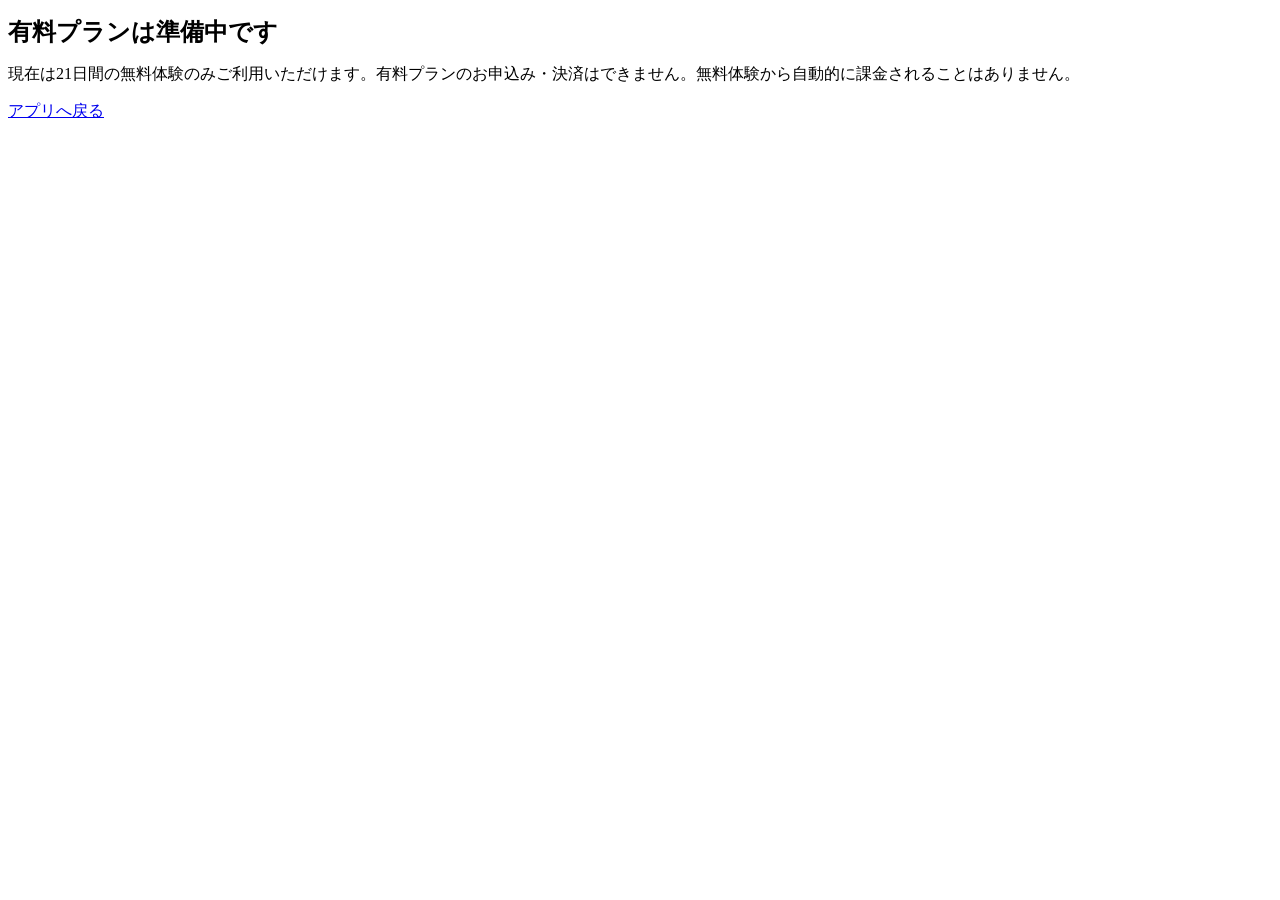
<file: paid-terms.html>
<!doctype html><html lang="ja"><meta charset="utf-8"><meta name="viewport" content="width=device-width, initial-scale=1"><meta name="robots" content="noindex"><title>有料プラン準備中</title><body><main><h1 style="font-size:clamp(20px,6vw,24px)">有料プランは準備中です</h1><p>現在は21日間の無料体験のみご利用いただけます。有料プランのお申込み・決済はできません。無料体験から自動的に課金されることはありません。</p><a href="https://liff.line.me/2011929118-Fyk1pdlU?v=20261104b">アプリへ戻る</a></main></body></html>
</file>
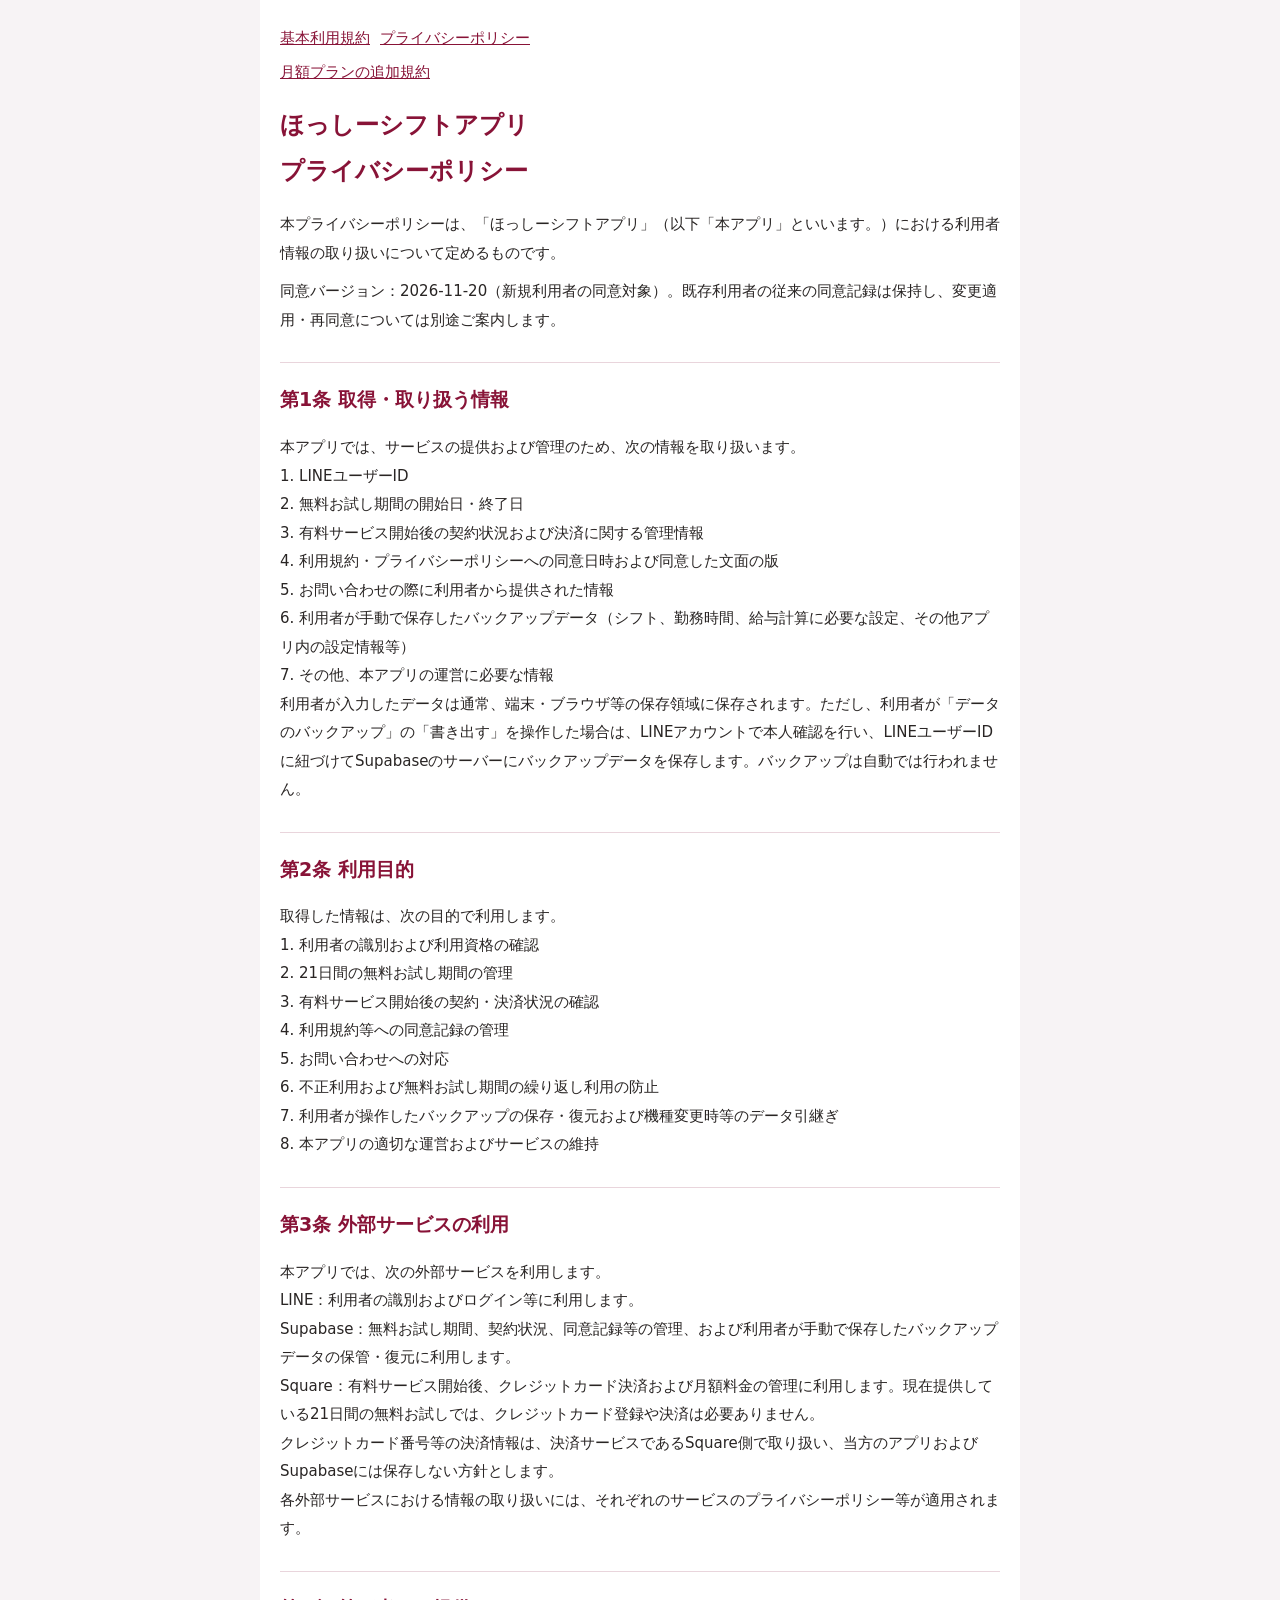
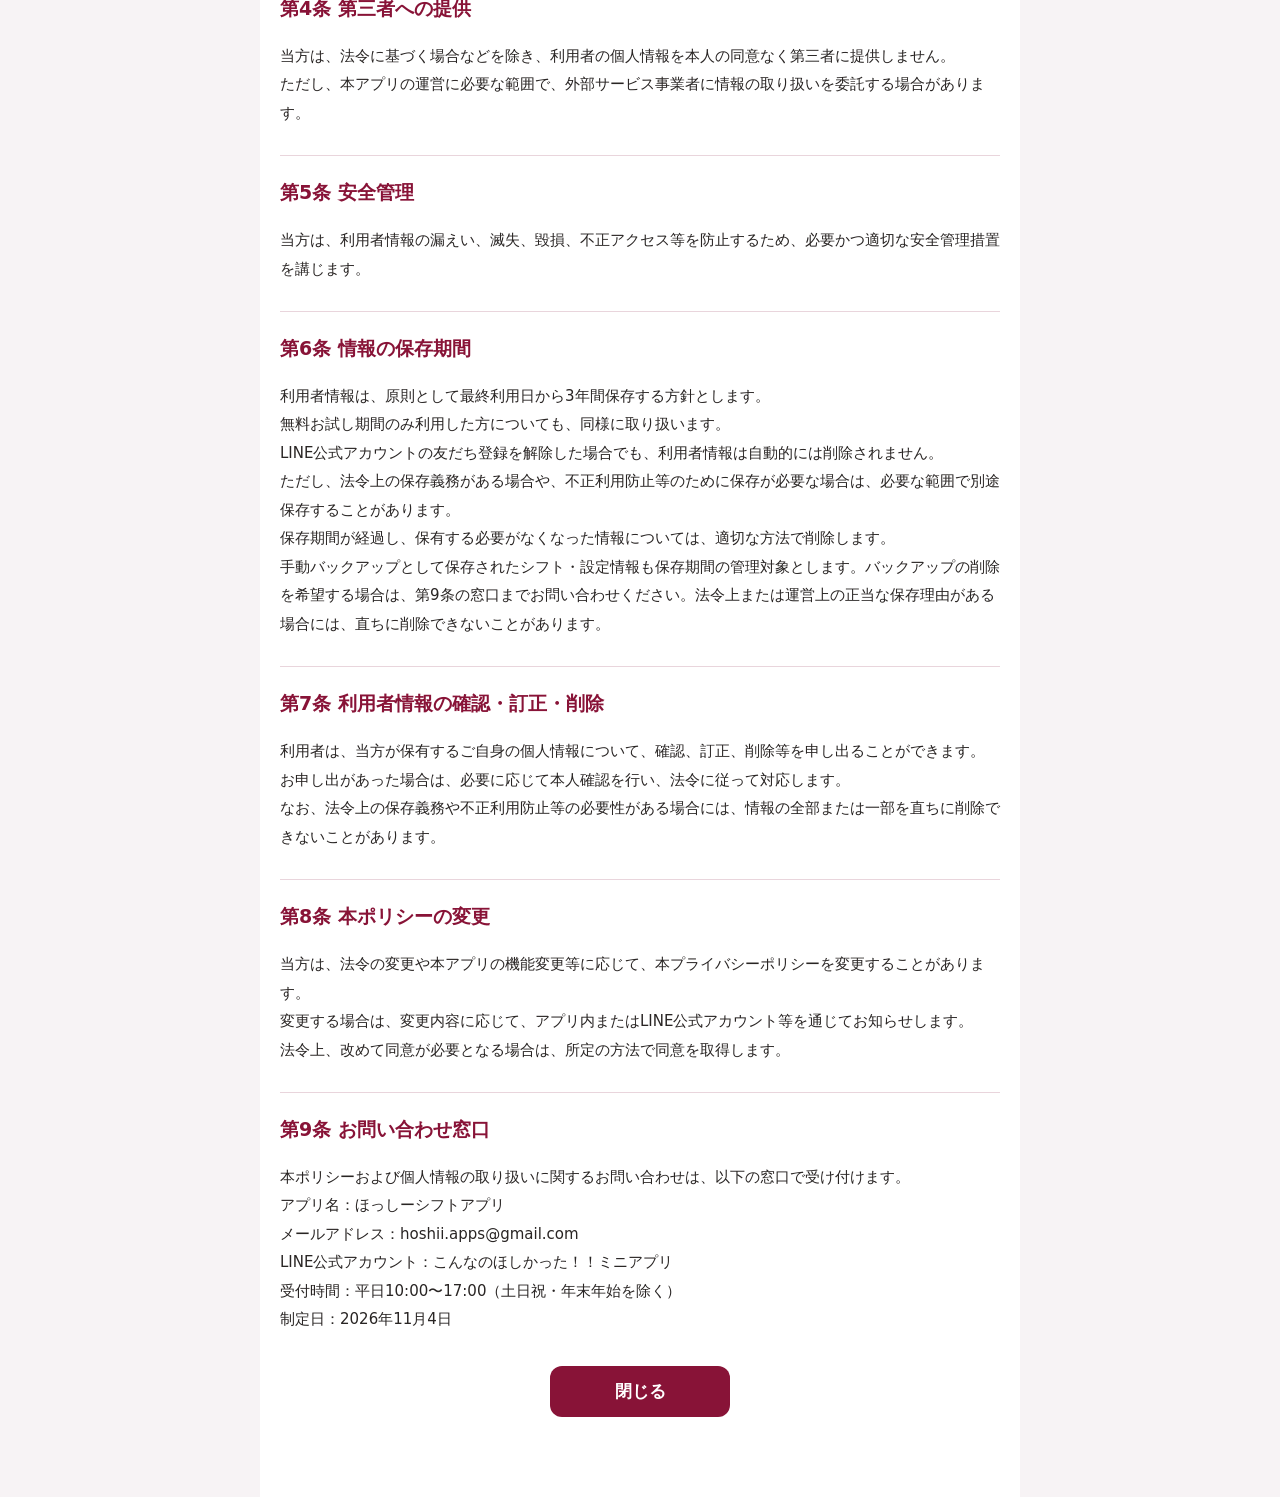
<file: privacy.html>
<!doctype html><html lang="ja"><head><meta charset="utf-8"><meta name="viewport" content="width=device-width,initial-scale=1"><title>プライバシーポリシー</title><style>body{margin:0;background:#f7f3f5;color:#292524;font-family:system-ui,"Noto Sans JP",sans-serif;line-height:1.9}main{max-width:720px;margin:auto;background:white;padding:24px 20px 80px}h1{color:#881337;font-size:24px}h2{color:#881337;font-size:19px;border-top:1px solid #e9d5dc;padding-top:18px;margin-top:28px}h3{font-size:16px;color:#881337;margin-top:20px}p{white-space:pre-wrap;margin:10px 0;font-size:15px}.notice{background:#fff1f2;padding:12px;border:1px solid #fda4af;border-radius:10px}.minor{font-size:15px;color:#881337;font-weight:700;margin-top:16px}.nav a{margin-right:12px;color:#881337} .nav .nav-first{display:flex;align-items:center;gap:10px;white-space:nowrap} .nav .nav-first a{margin-right:0;font-size:clamp(12px,3.5vw,15px)} .nav .nav-second{margin-top:4px} .nav .nav-second a{font-size:15px} .doc-title-line{display:block} .doc-title-line:first-child{white-space:nowrap;font-size:clamp(20px,5.8vw,24px)} .doc-heading-small{font-size:16px} .doc-heading-two-line{display:block} .doc-heading-two-line span{display:block} </style></head><body><main><nav class="nav"><div class="nav-first"><a href="terms.html?v=20261120">基本利用規約</a><a href="privacy.html?v=20261120">プライバシーポリシー</a></div><div class="nav-second"><a href="paid-terms.html">月額プランの追加規約</a></div></nav><h1><span class="doc-title-line">ほっしーシフトアプリ</span><span class="doc-title-line">プライバシーポリシー</span></h1><p>本プライバシーポリシーは、「ほっしーシフトアプリ」（以下「本アプリ」といいます。）における利用者情報の取り扱いについて定めるものです。</p><p>同意バージョン：2026-11-20（新規利用者の同意対象）。既存利用者の従来の同意記録は保持し、変更適用・再同意については別途ご案内します。</p><h2>第1条 取得・取り扱う情報</h2><p>本アプリでは、サービスの提供および管理のため、次の情報を取り扱います。
1. LINEユーザーID
2. 無料お試し期間の開始日・終了日
3. 有料サービス開始後の契約状況および決済に関する管理情報
4. 利用規約・プライバシーポリシーへの同意日時および同意した文面の版
5. お問い合わせの際に利用者から提供された情報
6. 利用者が手動で保存したバックアップデータ（シフト、勤務時間、給与計算に必要な設定、その他アプリ内の設定情報等）
7. その他、本アプリの運営に必要な情報
利用者が入力したデータは通常、端末・ブラウザ等の保存領域に保存されます。ただし、利用者が「データのバックアップ」の「書き出す」を操作した場合は、LINEアカウントで本人確認を行い、LINEユーザーIDに紐づけてSupabaseのサーバーにバックアップデータを保存します。バックアップは自動では行われません。</p><h2>第2条 利用目的</h2><p>取得した情報は、次の目的で利用します。
1. 利用者の識別および利用資格の確認
2. 21日間の無料お試し期間の管理
3. 有料サービス開始後の契約・決済状況の確認
4. 利用規約等への同意記録の管理
5. お問い合わせへの対応
6. 不正利用および無料お試し期間の繰り返し利用の防止
7. 利用者が操作したバックアップの保存・復元および機種変更時等のデータ引継ぎ
8. 本アプリの適切な運営およびサービスの維持</p><h2>第3条 外部サービスの利用</h2><p>本アプリでは、次の外部サービスを利用します。
LINE：利用者の識別およびログイン等に利用します。
Supabase：無料お試し期間、契約状況、同意記録等の管理、および利用者が手動で保存したバックアップデータの保管・復元に利用します。
Square：有料サービス開始後、クレジットカード決済および月額料金の管理に利用します。現在提供している21日間の無料お試しでは、クレジットカード登録や決済は必要ありません。
クレジットカード番号等の決済情報は、決済サービスであるSquare側で取り扱い、当方のアプリおよびSupabaseには保存しない方針とします。
各外部サービスにおける情報の取り扱いには、それぞれのサービスのプライバシーポリシー等が適用されます。</p><h2>第4条 第三者への提供</h2><p>当方は、法令に基づく場合などを除き、利用者の個人情報を本人の同意なく第三者に提供しません。
ただし、本アプリの運営に必要な範囲で、外部サービス事業者に情報の取り扱いを委託する場合があります。</p><h2>第5条 安全管理</h2><p>当方は、利用者情報の漏えい、滅失、毀損、不正アクセス等を防止するため、必要かつ適切な安全管理措置を講じます。</p><h2>第6条 情報の保存期間</h2><p>利用者情報は、原則として最終利用日から3年間保存する方針とします。
無料お試し期間のみ利用した方についても、同様に取り扱います。
LINE公式アカウントの友だち登録を解除した場合でも、利用者情報は自動的には削除されません。
ただし、法令上の保存義務がある場合や、不正利用防止等のために保存が必要な場合は、必要な範囲で別途保存することがあります。
保存期間が経過し、保有する必要がなくなった情報については、適切な方法で削除します。
手動バックアップとして保存されたシフト・設定情報も保存期間の管理対象とします。バックアップの削除を希望する場合は、第9条の窓口までお問い合わせください。法令上または運営上の正当な保存理由がある場合には、直ちに削除できないことがあります。</p><h2>第7条 利用者情報の確認・訂正・削除</h2><p>利用者は、当方が保有するご自身の個人情報について、確認、訂正、削除等を申し出ることができます。
お申し出があった場合は、必要に応じて本人確認を行い、法令に従って対応します。
なお、法令上の保存義務や不正利用防止等の必要性がある場合には、情報の全部または一部を直ちに削除できないことがあります。</p><h2>第8条 本ポリシーの変更</h2><p>当方は、法令の変更や本アプリの機能変更等に応じて、本プライバシーポリシーを変更することがあります。
変更する場合は、変更内容に応じて、アプリ内またはLINE公式アカウント等を通じてお知らせします。
法令上、改めて同意が必要となる場合は、所定の方法で同意を取得します。</p><h2>第9条 お問い合わせ窓口</h2><p>本ポリシーおよび個人情報の取り扱いに関するお問い合わせは、以下の窓口で受け付けます。
アプリ名：ほっしーシフトアプリ
メールアドレス：hoshii.apps@gmail.com
LINE公式アカウント：こんなのほしかった！！ミニアプリ
受付時間：平日10:00〜17:00（土日祝・年末年始を除く）
制定日：2026年11月4日</p><div style="margin:32px auto 0;text-align:center"><button type="button" id="hosshiiCloseDoc" style="background:#881337;color:#fff;border:0;border-radius:12px;padding:14px 60px;font-size:17px;font-weight:700;cursor:pointer;min-width:180px">閉じる</button></div><script>(function(){document.getElementById('hosshiiCloseDoc').addEventListener('click',function(){try{window.close();}catch(e){}setTimeout(function(){var button=document.getElementById('hosshiiCloseDoc');if(!button)return;button.disabled=true;button.textContent='画面上部の × で閉じてね';var hint=document.getElementById('hosshiiCloseHint');if(!hint){hint=document.createElement('p');hint.id='hosshiiCloseHint';hint.setAttribute('role','status');hint.style.cssText='color:#881337;font-size:15px;font-weight:700;line-height:1.7;margin:12px auto;text-align:center';button.parentNode.appendChild(hint);}hint.textContent='この画面が自動で閉じない場合は、LINE画面上部の「×」または「閉じる」で戻ってね。';},350);});})();</script></main></body></html>
</file>
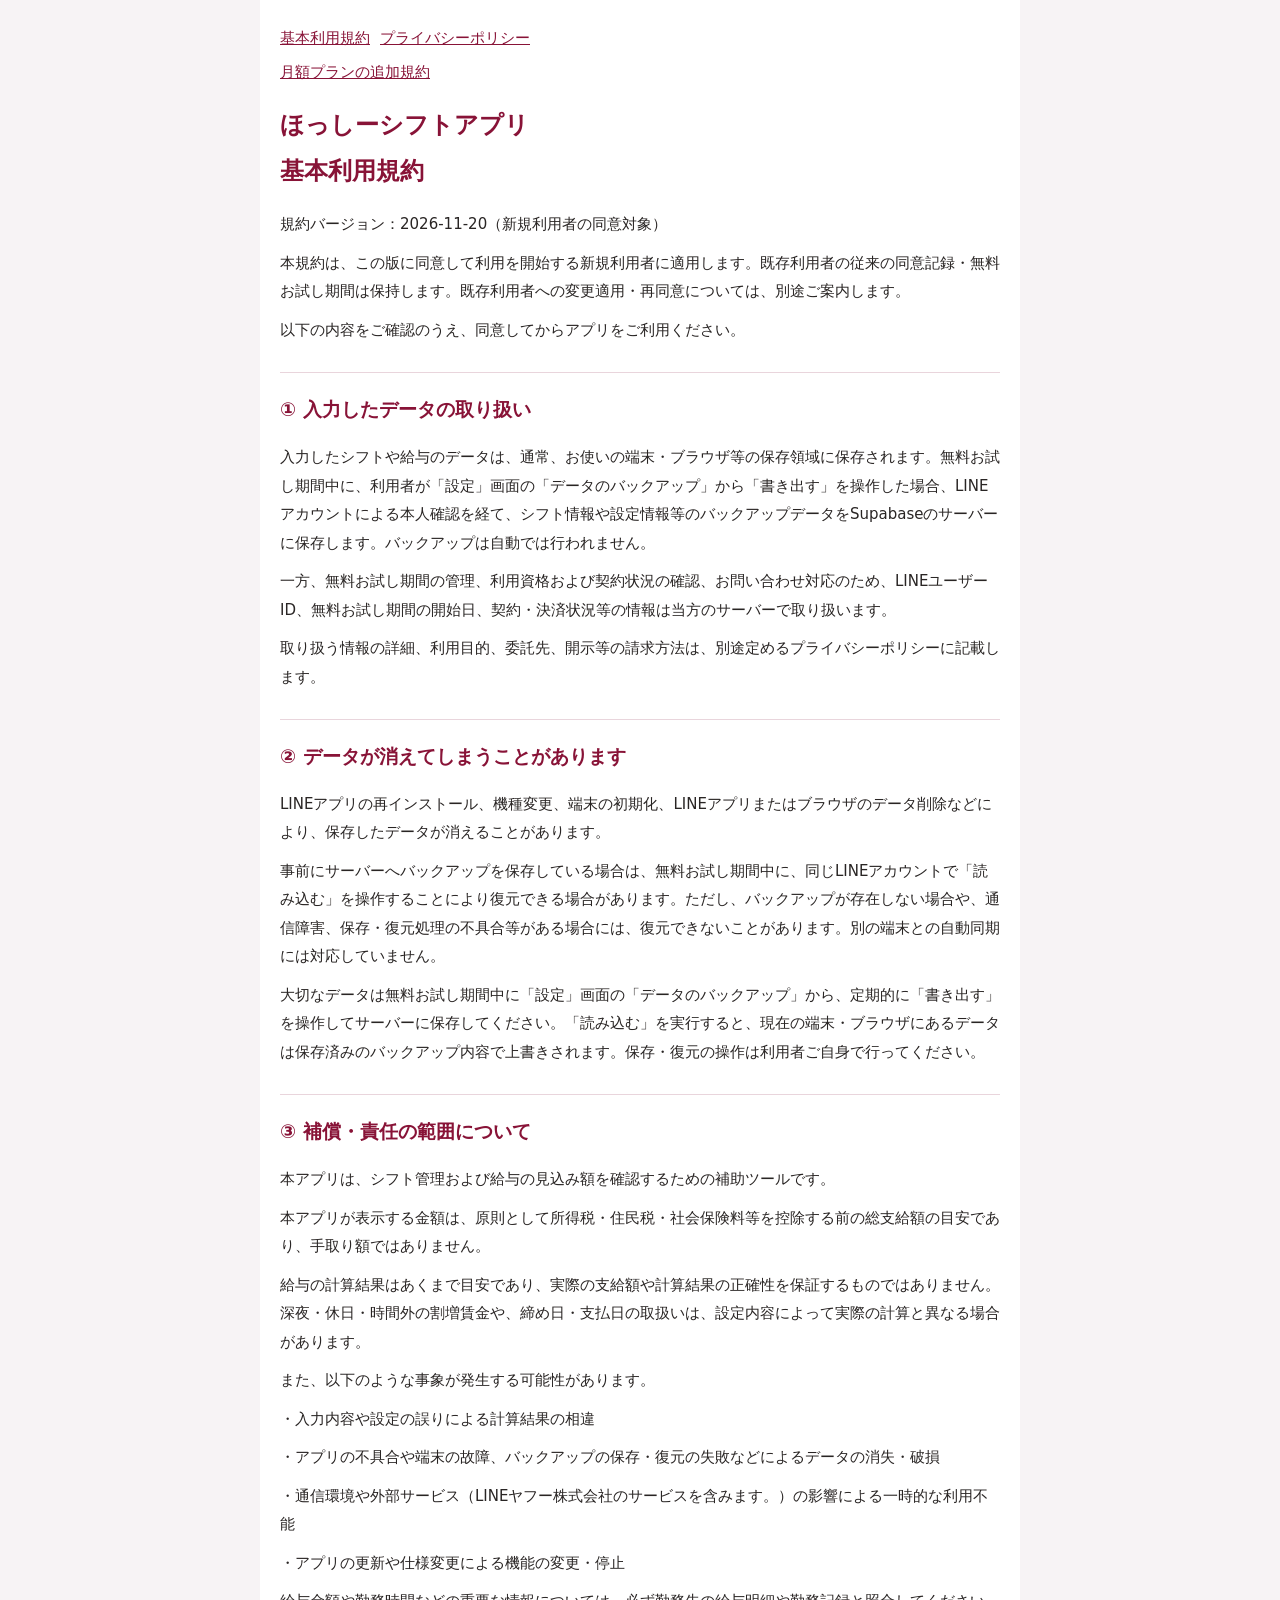
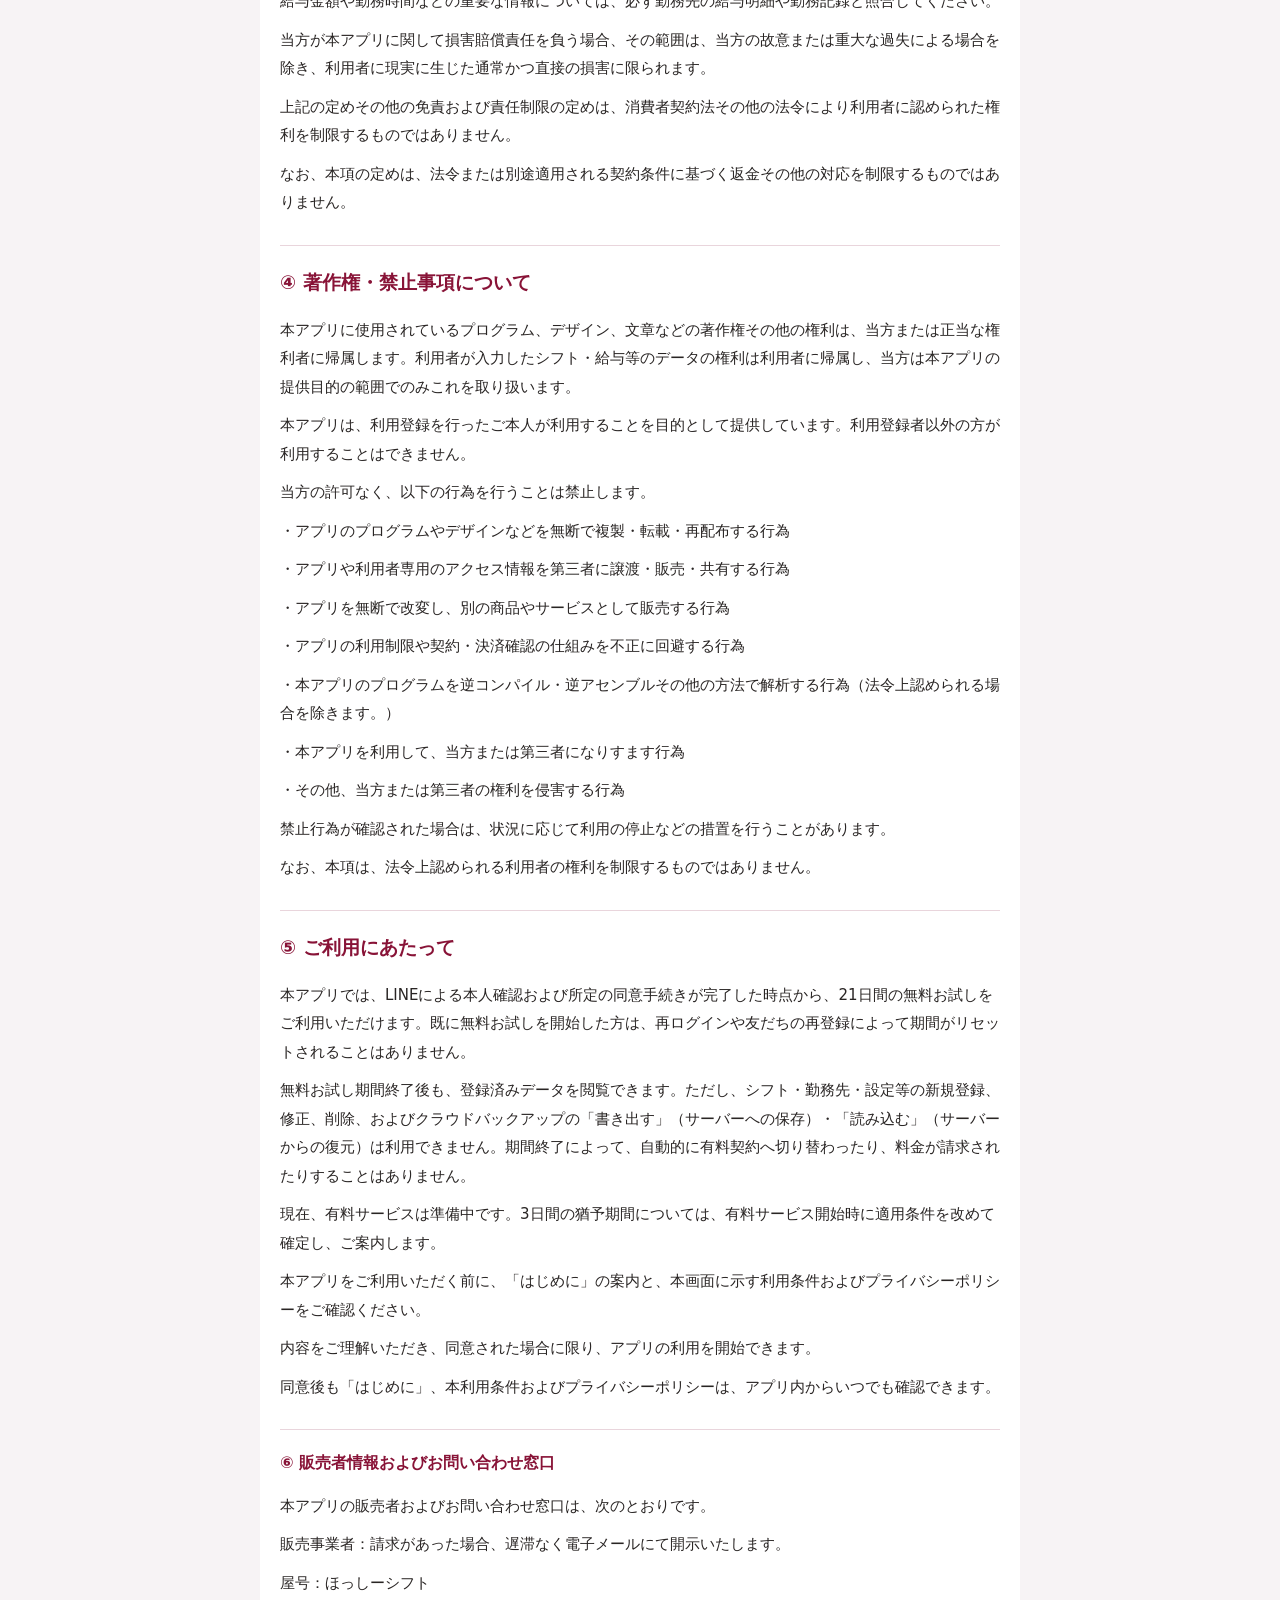
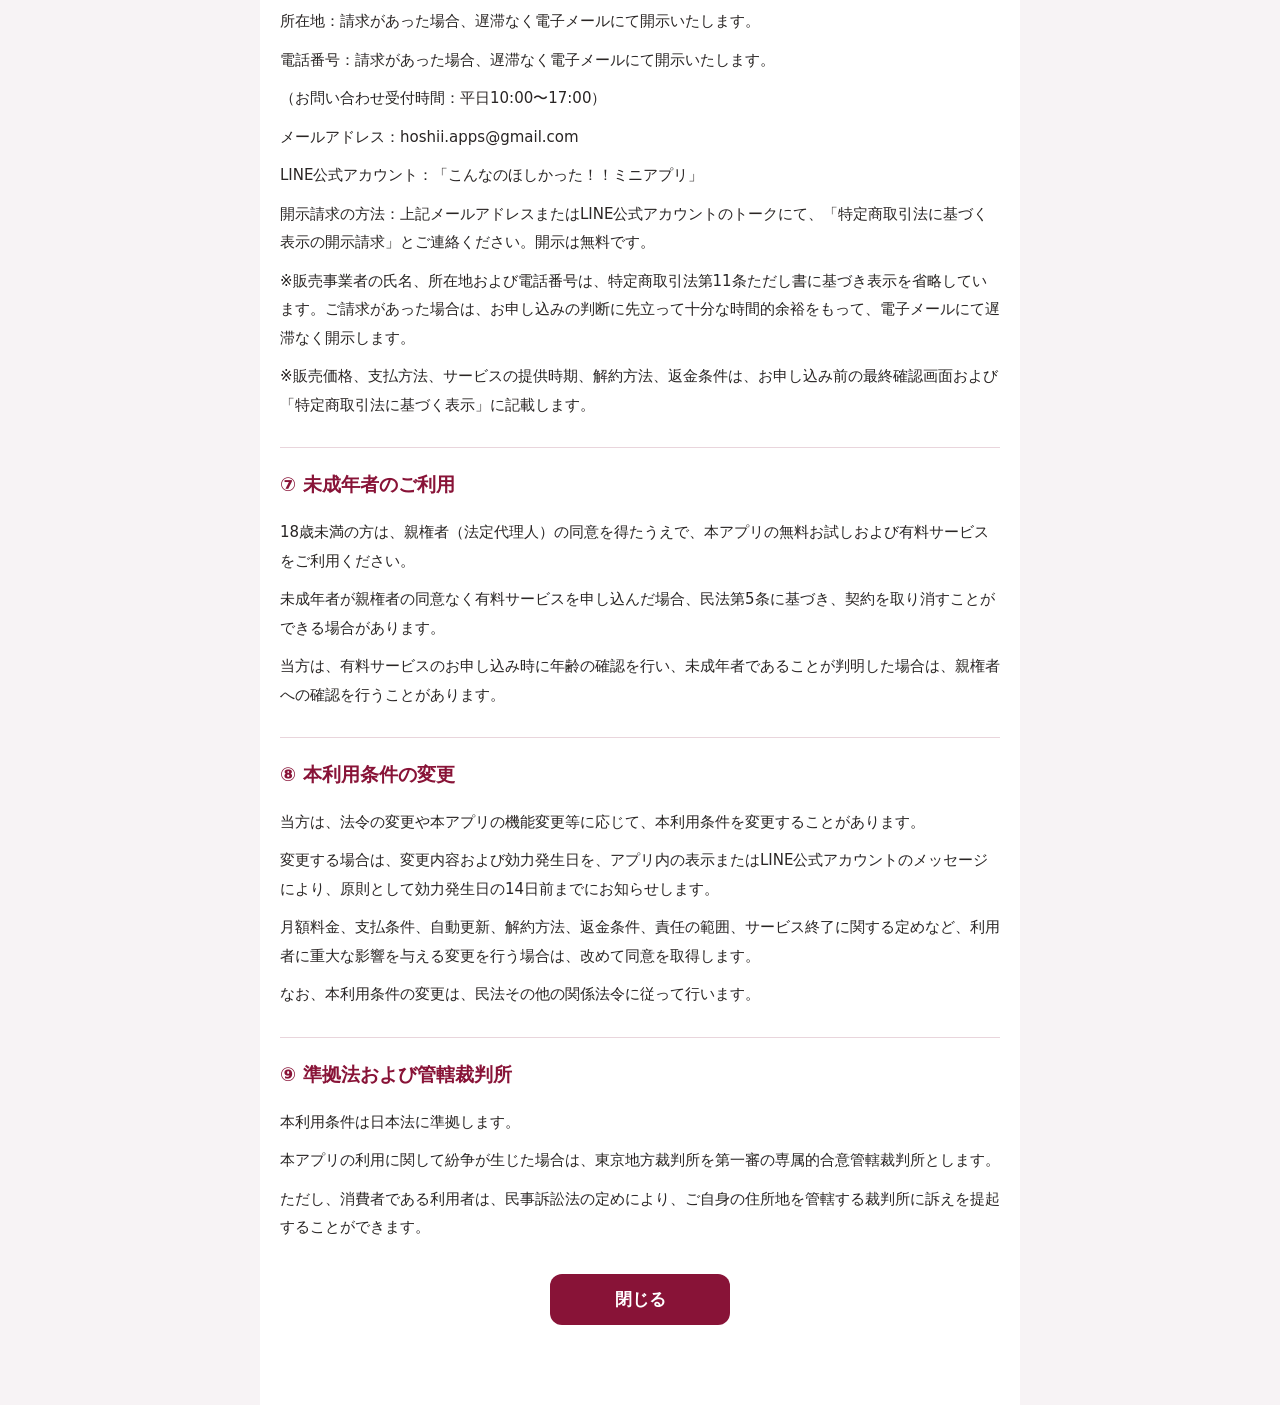
<file: terms.html>
<!doctype html><html lang="ja"><head><meta charset="utf-8"><meta name="viewport" content="width=device-width,initial-scale=1"><title>基本利用規約</title><style>body{margin:0;background:#f7f3f5;color:#292524;font-family:system-ui,"Noto Sans JP",sans-serif;line-height:1.9}main{max-width:720px;margin:auto;background:white;padding:24px 20px 80px}h1{color:#881337;font-size:24px}h2{color:#881337;font-size:19px;border-top:1px solid #e9d5dc;padding-top:18px;margin-top:28px}h3{font-size:16px;color:#881337;margin-top:20px}p{white-space:pre-wrap;margin:10px 0;font-size:15px}.notice{background:#fff1f2;padding:12px;border:1px solid #fda4af;border-radius:10px}.minor{font-size:15px;color:#881337;font-weight:700;margin-top:16px}.nav a{margin-right:12px;color:#881337} .nav .nav-first{display:flex;align-items:center;gap:10px;white-space:nowrap} .nav .nav-first a{margin-right:0;font-size:clamp(12px,3.5vw,15px)} .nav .nav-second{margin-top:4px} .nav .nav-second a{font-size:15px} .doc-title-line{display:block} .doc-title-line:first-child{white-space:nowrap;font-size:clamp(20px,5.8vw,24px)} .doc-heading-small{font-size:16px} .doc-heading-two-line{display:block} .doc-heading-two-line span{display:block} </style></head><body><main><nav class="nav"><div class="nav-first"><a href="terms.html?v=20261120">基本利用規約</a><a href="privacy.html?v=20261120">プライバシーポリシー</a></div><div class="nav-second"><a href="paid-terms.html">月額プランの追加規約</a></div></nav><h1><span class="doc-title-line">ほっしーシフトアプリ</span><span class="doc-title-line">基本利用規約</span></h1><p>規約バージョン：2026-11-20（新規利用者の同意対象）</p><p>本規約は、この版に同意して利用を開始する新規利用者に適用します。既存利用者の従来の同意記録・無料お試し期間は保持します。既存利用者への変更適用・再同意については、別途ご案内します。</p><p>以下の内容をご確認のうえ、同意してからアプリをご利用ください。</p><h2>① 入力したデータの取り扱い</h2><p>入力したシフトや給与のデータは、通常、お使いの端末・ブラウザ等の保存領域に保存されます。無料お試し期間中に、利用者が「設定」画面の「データのバックアップ」から「書き出す」を操作した場合、LINEアカウントによる本人確認を経て、シフト情報や設定情報等のバックアップデータをSupabaseのサーバーに保存します。バックアップは自動では行われません。</p><p>一方、無料お試し期間の管理、利用資格および契約状況の確認、お問い合わせ対応のため、LINEユーザーID、無料お試し期間の開始日、契約・決済状況等の情報は当方のサーバーで取り扱います。</p><p>取り扱う情報の詳細、利用目的、委託先、開示等の請求方法は、別途定めるプライバシーポリシーに記載します。</p><h2>② データが消えてしまうことがあります</h2><p>LINEアプリの再インストール、機種変更、端末の初期化、LINEアプリまたはブラウザのデータ削除などにより、保存したデータが消えることがあります。</p><p>事前にサーバーへバックアップを保存している場合は、無料お試し期間中に、同じLINEアカウントで「読み込む」を操作することにより復元できる場合があります。ただし、バックアップが存在しない場合や、通信障害、保存・復元処理の不具合等がある場合には、復元できないことがあります。別の端末との自動同期には対応していません。</p><p>大切なデータは無料お試し期間中に「設定」画面の「データのバックアップ」から、定期的に「書き出す」を操作してサーバーに保存してください。「読み込む」を実行すると、現在の端末・ブラウザにあるデータは保存済みのバックアップ内容で上書きされます。保存・復元の操作は利用者ご自身で行ってください。</p><h2>③ 補償・責任の範囲について</h2><p>本アプリは、シフト管理および給与の見込み額を確認するための補助ツールです。</p><p>本アプリが表示する金額は、原則として所得税・住民税・社会保険料等を控除する前の総支給額の目安であり、手取り額ではありません。</p><p>給与の計算結果はあくまで目安であり、実際の支給額や計算結果の正確性を保証するものではありません。深夜・休日・時間外の割増賃金や、締め日・支払日の取扱いは、設定内容によって実際の計算と異なる場合があります。</p><p>また、以下のような事象が発生する可能性があります。</p><p>・入力内容や設定の誤りによる計算結果の相違</p><p>・アプリの不具合や端末の故障、バックアップの保存・復元の失敗などによるデータの消失・破損</p><p>・通信環境や外部サービス（LINEヤフー株式会社のサービスを含みます。）の影響による一時的な利用不能</p><p>・アプリの更新や仕様変更による機能の変更・停止</p><p>給与金額や勤務時間などの重要な情報については、必ず勤務先の給与明細や勤務記録と照合してください。</p><p>当方が本アプリに関して損害賠償責任を負う場合、その範囲は、当方の故意または重大な過失による場合を除き、利用者に現実に生じた通常かつ直接の損害に限られます。</p><p>上記の定めその他の免責および責任制限の定めは、消費者契約法その他の法令により利用者に認められた権利を制限するものではありません。</p><p>なお、本項の定めは、法令または別途適用される契約条件に基づく返金その他の対応を制限するものではありません。</p><h2>④ 著作権・禁止事項について</h2><p>本アプリに使用されているプログラム、デザイン、文章などの著作権その他の権利は、当方または正当な権利者に帰属します。利用者が入力したシフト・給与等のデータの権利は利用者に帰属し、当方は本アプリの提供目的の範囲でのみこれを取り扱います。</p><p>本アプリは、利用登録を行ったご本人が利用することを目的として提供しています。利用登録者以外の方が利用することはできません。</p><p>当方の許可なく、以下の行為を行うことは禁止します。</p><p>・アプリのプログラムやデザインなどを無断で複製・転載・再配布する行為</p><p>・アプリや利用者専用のアクセス情報を第三者に譲渡・販売・共有する行為</p><p>・アプリを無断で改変し、別の商品やサービスとして販売する行為</p><p>・アプリの利用制限や契約・決済確認の仕組みを不正に回避する行為</p><p>・本アプリのプログラムを逆コンパイル・逆アセンブルその他の方法で解析する行為（法令上認められる場合を除きます。）</p><p>・本アプリを利用して、当方または第三者になりすます行為</p><p>・その他、当方または第三者の権利を侵害する行為</p><p>禁止行為が確認された場合は、状況に応じて利用の停止などの措置を行うことがあります。</p><p>なお、本項は、法令上認められる利用者の権利を制限するものではありません。</p><h2>⑤ ご利用にあたって</h2><p>本アプリでは、LINEによる本人確認および所定の同意手続きが完了した時点から、21日間の無料お試しをご利用いただけます。既に無料お試しを開始した方は、再ログインや友だちの再登録によって期間がリセットされることはありません。</p><p>無料お試し期間終了後も、登録済みデータを閲覧できます。ただし、シフト・勤務先・設定等の新規登録、修正、削除、およびクラウドバックアップの「書き出す」（サーバーへの保存）・「読み込む」（サーバーからの復元）は利用できません。期間終了によって、自動的に有料契約へ切り替わったり、料金が請求されたりすることはありません。</p><p>現在、有料サービスは準備中です。3日間の猶予期間については、有料サービス開始時に適用条件を改めて確定し、ご案内します。</p><p>本アプリをご利用いただく前に、「はじめに」の案内と、本画面に示す利用条件およびプライバシーポリシーをご確認ください。</p><p>内容をご理解いただき、同意された場合に限り、アプリの利用を開始できます。</p><p>同意後も「はじめに」、本利用条件およびプライバシーポリシーは、アプリ内からいつでも確認できます。</p><h2 class="doc-heading-small">⑥ 販売者情報およびお問い合わせ窓口</h2><p>本アプリの販売者およびお問い合わせ窓口は、次のとおりです。</p><p>販売事業者：請求があった場合、遅滞なく電子メールにて開示いたします。</p><p>屋号：ほっしーシフト</p><p>所在地：請求があった場合、遅滞なく電子メールにて開示いたします。</p><p>電話番号：請求があった場合、遅滞なく電子メールにて開示いたします。</p><p>（お問い合わせ受付時間：平日10:00〜17:00）</p><p>メールアドレス：hoshii.apps@gmail.com</p><p>LINE公式アカウント：「こんなのほしかった！！ミニアプリ」</p><p>開示請求の方法：上記メールアドレスまたはLINE公式アカウントのトークにて、「特定商取引法に基づく表示の開示請求」とご連絡ください。開示は無料です。</p><p>※販売事業者の氏名、所在地および電話番号は、特定商取引法第11条ただし書に基づき表示を省略しています。ご請求があった場合は、お申し込みの判断に先立って十分な時間的余裕をもって、電子メールにて遅滞なく開示します。</p><p>※販売価格、支払方法、サービスの提供時期、解約方法、返金条件は、お申し込み前の最終確認画面および「特定商取引法に基づく表示」に記載します。</p><h2>⑦ 未成年者のご利用</h2><p>18歳未満の方は、親権者（法定代理人）の同意を得たうえで、本アプリの無料お試しおよび有料サービスをご利用ください。</p><p>未成年者が親権者の同意なく有料サービスを申し込んだ場合、民法第5条に基づき、契約を取り消すことができる場合があります。</p><p>当方は、有料サービスのお申し込み時に年齢の確認を行い、未成年者であることが判明した場合は、親権者への確認を行うことがあります。</p><h2>⑧ 本利用条件の変更</h2><p>当方は、法令の変更や本アプリの機能変更等に応じて、本利用条件を変更することがあります。</p><p>変更する場合は、変更内容および効力発生日を、アプリ内の表示またはLINE公式アカウントのメッセージにより、原則として効力発生日の14日前までにお知らせします。</p><p>月額料金、支払条件、自動更新、解約方法、返金条件、責任の範囲、サービス終了に関する定めなど、利用者に重大な影響を与える変更を行う場合は、改めて同意を取得します。</p><p>なお、本利用条件の変更は、民法その他の関係法令に従って行います。</p><h2>⑨ 準拠法および管轄裁判所</h2><p>本利用条件は日本法に準拠します。</p><p>本アプリの利用に関して紛争が生じた場合は、東京地方裁判所を第一審の専属的合意管轄裁判所とします。</p><p>ただし、消費者である利用者は、民事訴訟法の定めにより、ご自身の住所地を管轄する裁判所に訴えを提起することができます。</p><div style="margin:32px auto 0;text-align:center"><button type="button" id="hosshiiCloseDoc" style="background:#881337;color:#fff;border:0;border-radius:12px;padding:14px 60px;font-size:17px;font-weight:700;cursor:pointer;min-width:180px">閉じる</button></div><script>(function(){document.getElementById('hosshiiCloseDoc').addEventListener('click',function(){try{window.close();}catch(e){}setTimeout(function(){var button=document.getElementById('hosshiiCloseDoc');if(!button)return;button.disabled=true;button.textContent='画面上部の × で閉じてね';var hint=document.getElementById('hosshiiCloseHint');if(!hint){hint=document.createElement('p');hint.id='hosshiiCloseHint';hint.setAttribute('role','status');hint.style.cssText='color:#881337;font-size:15px;font-weight:700;line-height:1.7;margin:12px auto;text-align:center';button.parentNode.appendChild(hint);}hint.textContent='この画面が自動で閉じない場合は、LINE画面上部の「×」または「閉じる」で戻ってね。';},350);});})();</script></main></body></html>
</file>
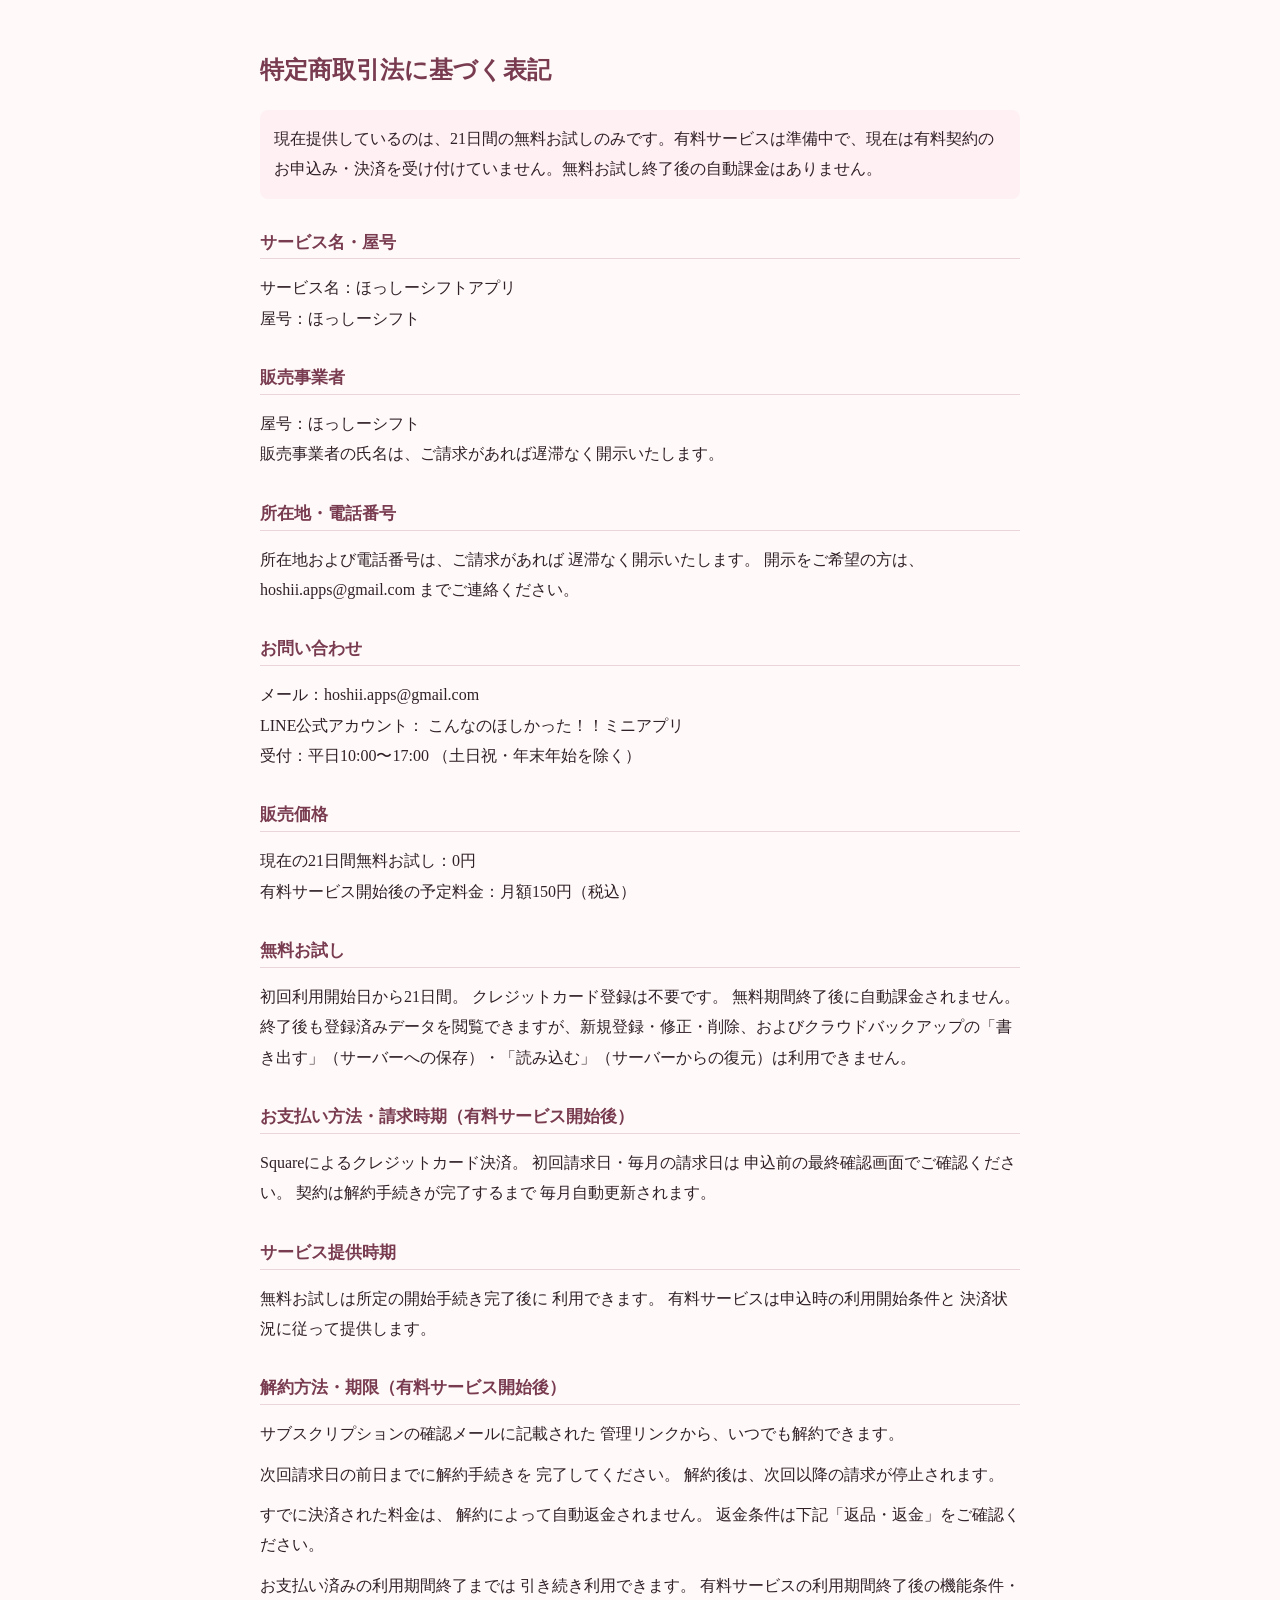
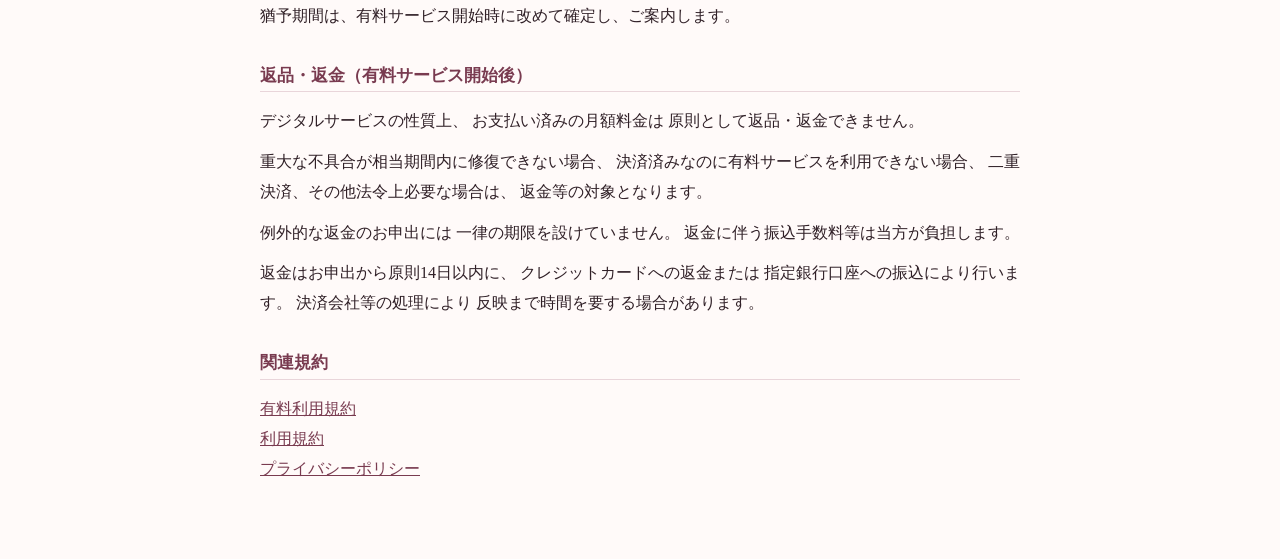
<file: tokusho.html>
<!DOCTYPE html>
<html lang="ja">
<head>
  <meta charset="UTF-8">
  <meta name="viewport" content="width=device-width, initial-scale=1">
  <title>特定商取引法に基づく表記｜ほっしーシフトアプリ</title>
  <style>
    body {
      margin: 0;
      background: #fffaf9;
      color: #302027;
      font-family: "Noto Serif JP", serif;
      line-height: 1.9;
    }
    main {
      max-width: 760px;
      margin: auto;
      padding: 32px 20px 64px;
    }
    h1 { color: #793b50; font-size: 1.5rem; }
    h2 {
      margin-top: 28px;
      font-size: 1.05rem;
      color: #793b50;
      border-bottom: 1px solid #e9d5da;
    }
    p { margin: 10px 0; }
    a { color: #793b50; }
    .notice {
      padding: 14px;
      background: #fff0f4;
      border-radius: 8px;
    }
  </style>
</head>
<body>
<main>
  <h1>特定商取引法に基づく表記</h1>

  <p class="notice">現在提供しているのは、21日間の無料お試しのみです。有料サービスは準備中で、現在は有料契約のお申込み・決済を受け付けていません。無料お試し終了後の自動課金はありません。</p>
  <h2>サービス名・屋号</h2>
  <p>サービス名：ほっしーシフトアプリ<br>屋号：ほっしーシフト</p>

  <h2>販売事業者</h2>
 <p>
  屋号：ほっしーシフト<br>
  販売事業者の氏名は、ご請求があれば遅滞なく開示いたします。
</p>

  <h2>所在地・電話番号</h2>
<p>
  所在地および電話番号は、ご請求があれば
  遅滞なく開示いたします。
  開示をご希望の方は、
  hoshii.apps@gmail.com までご連絡ください。
</p>

  <h2>お問い合わせ</h2>
  <p>
    メール：hoshii.apps@gmail.com<br>
    LINE公式アカウント：
    こんなのほしかった！！ミニアプリ<br>
    受付：平日10:00〜17:00
    （土日祝・年末年始を除く）
  </p>

  <h2>販売価格</h2>
  <p>現在の21日間無料お試し：0円<br>有料サービス開始後の予定料金：月額150円（税込）</p>

  <h2>無料お試し</h2>
  <p>
    初回利用開始日から21日間。
    クレジットカード登録は不要です。
    無料期間終了後に自動課金されません。
    終了後も登録済みデータを閲覧できますが、新規登録・修正・削除、およびクラウドバックアップの「書き出す」（サーバーへの保存）・「読み込む」（サーバーからの復元）は利用できません。
  </p>

  <h2>お支払い方法・請求時期（有料サービス開始後）</h2>
  <p>
    Squareによるクレジットカード決済。
    初回請求日・毎月の請求日は
    申込前の最終確認画面でご確認ください。
    契約は解約手続きが完了するまで
    毎月自動更新されます。
  </p>

  <h2>サービス提供時期</h2>
  <p>
    無料お試しは所定の開始手続き完了後に
    利用できます。
    有料サービスは申込時の利用開始条件と
    決済状況に従って提供します。
  </p>

<h2>解約方法・期限（有料サービス開始後）</h2>
<p>
  サブスクリプションの確認メールに記載された
  管理リンクから、いつでも解約できます。
</p>
<p>
  次回請求日の前日までに解約手続きを
  完了してください。
  解約後は、次回以降の請求が停止されます。
</p>
<p>
  すでに決済された料金は、
  解約によって自動返金されません。
  返金条件は下記「返品・返金」をご確認ください。
</p>

  <p>
    お支払い済みの利用期間終了までは
    引き続き利用できます。
    有料サービスの利用期間終了後の機能条件・猶予期間は、有料サービス開始時に改めて確定し、ご案内します。
  </p>

  <h2>返品・返金（有料サービス開始後）</h2>
  <p>
    デジタルサービスの性質上、
    お支払い済みの月額料金は
    原則として返品・返金できません。
  </p>
  <p>
    重大な不具合が相当期間内に修復できない場合、
    決済済みなのに有料サービスを利用できない場合、
    二重決済、その他法令上必要な場合は、
    返金等の対象となります。
  </p>
  <p>
    例外的な返金のお申出には
    一律の期限を設けていません。
    返金に伴う振込手数料等は当方が負担します。
  </p>
  <p>
    返金はお申出から原則14日以内に、
    クレジットカードへの返金または
    指定銀行口座への振込により行います。
    決済会社等の処理により
    反映まで時間を要する場合があります。
  </p>

  <h2>関連規約</h2>
  <p>
    <a href="paid-terms.html">有料利用規約</a><br>
    <a href="terms.html?v=20261120">利用規約</a><br>
    <a href="privacy.html?v=20261120">プライバシーポリシー</a>
  </p>
</main>
</body>
</html>
</file>
